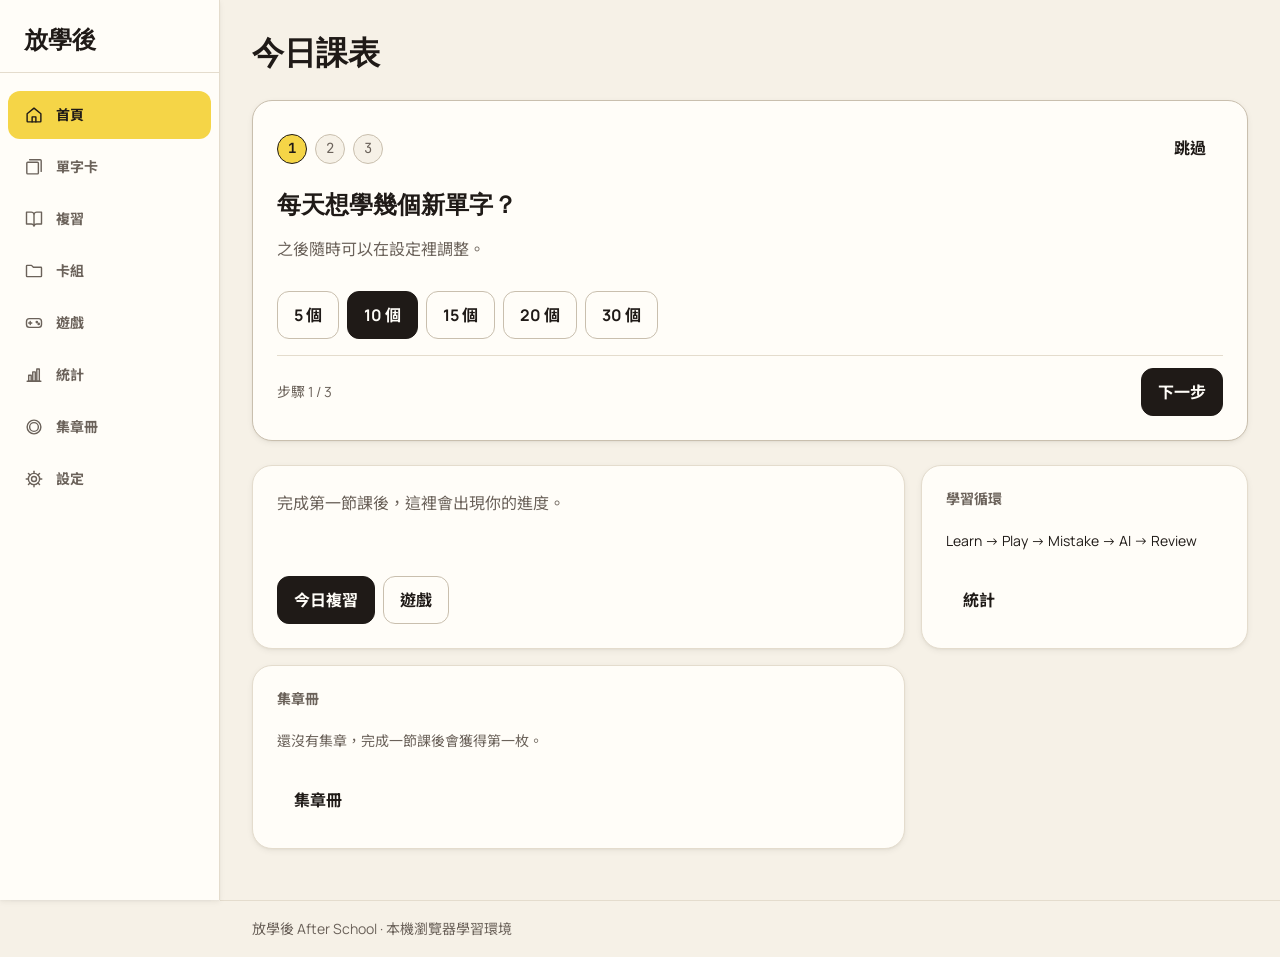
<file: index.html>
<!doctype html>
<html lang="zh-Hant" data-theme="light">
<head>
  <meta charset="utf-8">
  <meta name="viewport" content="width=device-width, initial-scale=1">
  <title>放學後 After School</title>
  <meta name="description" content="放學後，才是真正的英文課。瀏覽器端英語學習網站。">
  <link rel="preconnect" href="https://fonts.googleapis.com">
  <link rel="preconnect" href="https://fonts.gstatic.com" crossorigin>
  <link rel="stylesheet" href="https://fonts.googleapis.com/css2?family=Fraunces:opsz,wght@9..144,700&family=JetBrains+Mono:wght@400;700&family=LXGW+WenKai+TC:wght@400;700&family=Manrope:wght@400;700&family=Noto+Sans+TC:wght@400;700&family=Noto+Sans:wght@400;700&display=swap" media="print" onload="this.media='all'">
  <noscript><link rel="stylesheet" href="https://fonts.googleapis.com/css2?family=Fraunces:opsz,wght@9..144,700&family=JetBrains+Mono:wght@400;700&family=LXGW+WenKai+TC:wght@400;700&family=Manrope:wght@400;700&family=Noto+Sans+TC:wght@400;700&family=Noto+Sans:wght@400;700&display=swap"></noscript>
  <link rel="stylesheet" href="./css/tokens.css">
  <link rel="stylesheet" href="./css/base.css">
  <link rel="stylesheet" href="./css/components.css">
  <link rel="stylesheet" href="./css/pages/app-shell.css">
  <link rel="stylesheet" href="./css/pages/cards.css">
  <link rel="stylesheet" href="./css/pages/review.css">
</head>
<body>
  <header class="sr-only" id="app-header">
    <a class="skip-link" href="#main-content" id="skip-link">跳至主內容</a>
  </header>

  <!-- Offline indicator -->
  <div class="offline-indicator" role="status" aria-live="polite" id="offline-indicator"></div>

  <!-- Screen-reader live region -->
  <div id="announcer" aria-live="polite" aria-atomic="true"></div>

  <!-- App shell -->
  <div class="app-shell" id="app-shell">

    <!-- Navigation (hidden during games) -->
    <nav class="app-nav" id="app-nav" aria-label="主要導覽">
      <div class="nav-brand">
        <a class="nav-brand-name" id="nav-brand-name" href="#/">放學後</a>
      </div>
      <ul class="nav-items" id="nav-items" role="list"></ul>
    </nav>

    <!-- Game HUD (shown instead of nav during games) -->
    <div class="game-hud" id="game-hud" role="toolbar" aria-label="遊戲控制" aria-hidden="true">
      <button class="game-hud-exit" id="game-hud-exit" type="button"></button>
      <div class="game-hud-score" id="game-hud-score" aria-live="polite"></div>
    </div>

    <!-- Page content root (pages mount <main id="main-content"> here) -->
    <div class="app-content" id="app"></div>

  </div>

  <footer class="app-footer" id="app-footer"></footer>

  <!-- Core initial scripts only (non-core pages, games, AI & banks lazy-load via App.loadScripts) -->
  <script src="./data/english-2000-data.js"></script>
  <script src="./data/card-fixes.js"></script>

  <script src="./js/util/dom.js"></script>
  <script src="./js/util/date.js"></script>
  <script src="./js/util/random.js"></script>
  <script src="./js/util/text.js"></script>
  <script src="./js/util/format.js"></script>
  <script src="./js/util/loader.js"></script>

  <script src="./js/store/db.js"></script>
  <script src="./js/store/idb.js"></script>
  <script src="./js/store/settings.js"></script>
  <script src="./js/store/leitner.js"></script>
  <script src="./js/store/attempts.js"></script>
  <script src="./js/store/cards.js"></script>
  <script src="./js/store/decks.js"></script>

  <script src="./js/audio/tts.js"></script>

  <script src="./js/i18n/zh-TW.js"></script>
  <script src="./js/i18n/en.js"></script>
  <script src="./js/i18n/index.js"></script>

  <script src="./js/bus.js"></script>

  <script src="./js/ui/icons.js"></script>
  <script src="./js/ui/toast.js"></script>
  <script src="./js/ui/modal.js"></script>
  <script src="./js/ui/stamp.js"></script>
  <script src="./js/ui/flashcard.js"></script>
  <script src="./js/ui/onboarding.js"></script>

  <script src="./js/router.js"></script>
  <script src="./js/pages/dashboard.js"></script>

  <script src="./js/main.js"></script>
</body>
</html>
</file>
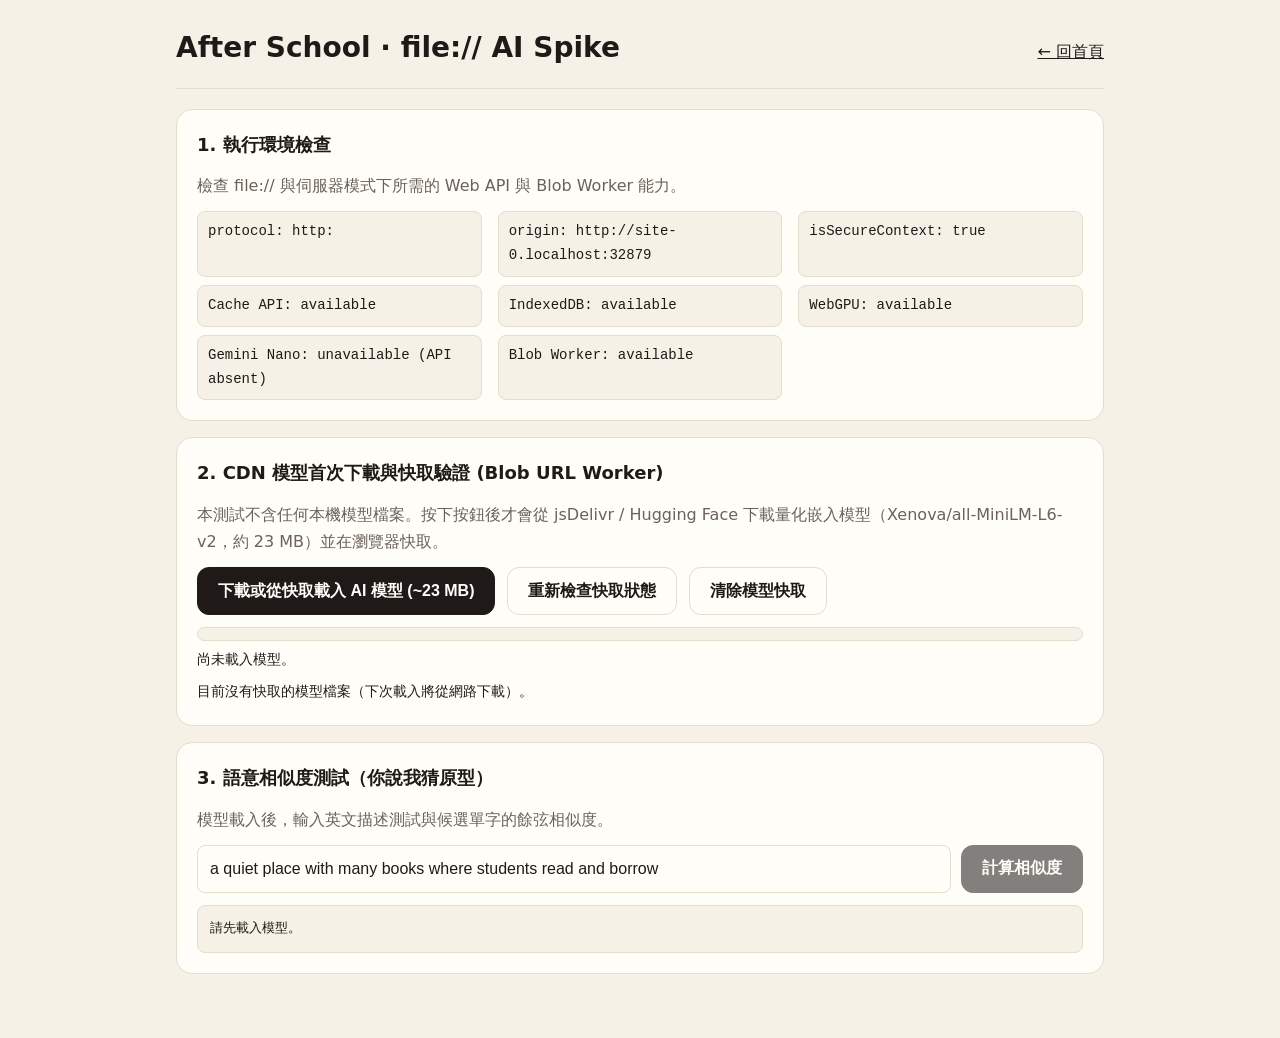
<file: tests/ai-spike.html>
<!doctype html>
<html lang="zh-Hant">
<head>
  <meta charset="utf-8">
  <meta name="viewport" content="width=device-width, initial-scale=1">
  <title>After School · file:// AI Spike</title>
  <style>
    :root {
      --bg: #F6F1E7;
      --surface: #FFFDF8;
      --ink: #1F1A17;
      --muted: #6B625A;
      --line: #E4DCCD;
      --highlight: #F5D547;
      --correct: #2F7A4B;
      --wrong: #C2412D;
    }

    *, *::before, *::after {
      box-sizing: border-box;
    }

    body {
      margin: 0;
      min-height: 100dvh;
      background: var(--bg);
      color: var(--ink);
      font-family: system-ui, "Noto Sans TC", "Microsoft JhengHei", "PingFang TC", sans-serif;
      font-size: 16px;
      line-height: 1.7;
    }

    .wrap {
      width: 100%;
      max-width: 960px;
      margin: 0 auto;
      padding: 24px 16px 48px;
    }

    header {
      display: flex;
      flex-wrap: wrap;
      align-items: baseline;
      justify-content: space-between;
      gap: 12px;
      border-bottom: 1px solid var(--line);
      padding-bottom: 16px;
      margin-bottom: 20px;
    }

    h1 {
      margin: 0;
      font-size: clamp(22px, 3vw, 28px);
    }

    h2 {
      margin: 0 0 12px;
      font-size: 18px;
    }

    a {
      color: var(--ink);
    }

    a:focus-visible, button:focus-visible, input:focus-visible {
      outline: 3px solid var(--highlight);
      outline-offset: 2px;
    }

    .panel {
      background: var(--surface);
      border: 1px solid var(--line);
      border-radius: 16px;
      padding: 20px;
      margin-bottom: 16px;
    }

    .muted {
      color: var(--muted);
      margin: 0 0 12px;
    }

    .kv {
      display: grid;
      grid-template-columns: repeat(auto-fit, minmax(210px, 1fr));
      gap: 8px 16px;
      font-family: ui-monospace, SFMono-Regular, Menlo, Consolas, monospace;
      font-size: 14px;
    }

    .kv-item {
      padding: 8px 10px;
      border: 1px solid var(--line);
      border-radius: 8px;
      background: var(--bg);
      overflow-wrap: anywhere;
    }

    .actions {
      display: flex;
      flex-wrap: wrap;
      gap: 12px;
      margin: 12px 0;
    }

    button {
      min-height: 48px;
      padding: 0 20px;
      border-radius: 12px;
      border: 1px solid var(--ink);
      background: var(--ink);
      color: var(--surface);
      font-size: 16px;
      font-weight: 600;
      cursor: pointer;
    }

    button.secondary {
      background: transparent;
      color: var(--ink);
      border-color: var(--line);
    }

    button:disabled {
      opacity: 0.55;
      cursor: not-allowed;
    }

    .progress-wrap {
      width: 100%;
      height: 14px;
      background: var(--bg);
      border: 1px solid var(--line);
      border-radius: 999px;
      overflow: hidden;
      margin: 12px 0 8px;
    }

    .progress-bar {
      height: 100%;
      width: 0%;
      background: var(--highlight);
      transition: width 150ms ease;
    }

    .mono {
      font-family: ui-monospace, SFMono-Regular, Menlo, Consolas, monospace;
      font-size: 14px;
      overflow-wrap: anywhere;
    }

    .row {
      display: flex;
      flex-wrap: wrap;
      gap: 10px;
      margin-bottom: 12px;
    }

    input[type="text"] {
      flex: 1 1 240px;
      min-height: 48px;
      padding: 8px 12px;
      border: 1px solid var(--line);
      border-radius: 8px;
      font-size: 16px;
      background: var(--surface);
      color: var(--ink);
    }

    .status-pass {
      color: var(--correct);
      font-weight: 700;
    }

    .status-fail {
      color: var(--wrong);
      font-weight: 700;
    }

    pre {
      margin: 0;
      padding: 12px;
      background: var(--bg);
      border: 1px solid var(--line);
      border-radius: 8px;
      white-space: pre-wrap;
      overflow-wrap: anywhere;
      font-family: ui-monospace, SFMono-Regular, Menlo, Consolas, monospace;
      font-size: 13px;
    }
  </style>
</head>
<body>
  <main class="wrap">
    <header>
      <h1>After School · file:// AI Spike</h1>
      <a href="../index.html">← 回首頁</a>
    </header>

    <section class="panel">
      <h2>1. 執行環境檢查</h2>
      <p class="muted">檢查 file:// 與伺服器模式下所需的 Web API 與 Blob Worker 能力。</p>
      <div id="env-grid" class="kv"></div>
    </section>

    <section class="panel">
      <h2>2. CDN 模型首次下載與快取驗證 (Blob URL Worker)</h2>
      <p class="muted">本測試不含任何本機模型檔案。按下按鈕後才會從 jsDelivr / Hugging Face 下載量化嵌入模型（Xenova/all-MiniLM-L6-v2，約 23 MB）並在瀏覽器快取。</p>
      <div class="actions">
        <button id="btn-load" type="button">下載或從快取載入 AI 模型 (~23 MB)</button>
        <button id="btn-refresh-cache" type="button" class="secondary">重新檢查快取狀態</button>
        <button id="btn-clear-cache" type="button" class="secondary">清除模型快取</button>
      </div>
      <div class="progress-wrap" aria-label="模型下載進度">
        <div id="progress-bar" class="progress-bar"></div>
      </div>
      <div id="progress-text" class="mono">尚未載入模型。</div>
      <div id="cache-status" class="mono" style="margin-top: 8px;"></div>
    </section>

    <section class="panel">
      <h2>3. 語意相似度測試（你說我猜原型）</h2>
      <p class="muted">模型載入後，輸入英文描述測試與候選單字的餘弦相似度。</p>
      <div class="row">
        <input id="query-input" type="text" value="a quiet place with many books where students read and borrow" aria-label="英文描述">
        <button id="btn-infer" type="button" disabled>計算相似度</button>
      </div>
      <pre id="infer-output">請先載入模型。</pre>
    </section>
  </main>

  <script src="../js/ai/spike.js"></script>
</body>
</html>
</file>
<file: css/tokens.css>
:root {
  /* Palette — Afternoon (light, default) */
  --bg: #F6F1E7;
  --surface: #FFFDF8;
  --ink: #1F1A17;
  --muted: #6B625A;
  --line: #E4DCCD;
  --line-strong: #C9BFAE;
  --highlight: #F5D547;
  --correct: #2F7A4B;
  --wrong: #C2412D;

  /* Contrast-safe foreground pairings */
  --on-ink: #FFFDF8;
  --on-highlight: #1F1A17;
  --on-wrong: #FFFDF8;
  --on-tab: #1F1A17;
  --paper-rule: rgba(107, 98, 90, 0.16);
  --backdrop: rgba(31, 26, 23, 0.45);

  /* Skill index tabs (small labels only, never large fills) */
  --tab-vocab: #C9A227;
  --tab-grammar: #7C9A7E;
  --tab-dialogue: #C46A4A;

  /* Typography */
  --font-display: "Fraunces", Georgia, serif;
  --font-sans: "Manrope", "Noto Sans TC", system-ui, "Microsoft JhengHei", "PingFang TC", sans-serif;
  --font-zh-card: "LXGW WenKai TC", "Noto Sans TC", "Microsoft JhengHei", "PingFang TC", sans-serif;
  --font-mono: "JetBrains Mono", ui-monospace, SFMono-Regular, Menlo, Consolas, monospace;
  --font-ipa: "Noto Sans", system-ui, sans-serif;

  /* Type scale */
  --text-display: clamp(40px, 5vw, 56px);
  --text-h1: clamp(24px, 3vw, 32px);
  --text-h2: clamp(20px, 2.4vw, 24px);
  --text-body: 16px;
  --text-small: 14px;

  /* Spacing scale (multiples of 4) */
  --space-1: 4px;
  --space-2: 8px;
  --space-3: 12px;
  --space-4: 16px;
  --space-6: 24px;
  --space-8: 32px;
  --space-12: 48px;
  --space-16: 64px;

  /* Radii (concentric: outer 20px - 8px padding = 12px inner) */
  --radius-sm: 8px;
  --radius-md: 12px;
  --radius-lg: 20px;
  --radius-pill: 999px;

  /* Shadows (one top light source; replaced by 1px border in dark mode) */
  --shadow-1: 0 2px 6px rgba(31, 26, 23, 0.06), 0 1px 2px rgba(31, 26, 23, 0.04);
  --shadow-2: 0 8px 20px rgba(31, 26, 23, 0.08), 0 2px 6px rgba(31, 26, 23, 0.05);
  --shadow-3: 0 16px 36px rgba(31, 26, 23, 0.14), 0 4px 12px rgba(31, 26, 23, 0.06);

  /* Motion */
  --dur-fast: 150ms;
  --dur-med: 250ms;
  --dur-slow: 400ms;
  --ease-out: cubic-bezier(0.2, 0.8, 0.2, 1);

  /* Layers (none above 100) */
  --z-base: 1;
  --z-nav: 20;
  --z-sticky: 30;
  --z-modal: 60;
  --z-toast: 80;

  color-scheme: light;
}

:root[data-theme="dark"] {
  --bg: #1B1916;
  --surface: #25221E;
  --ink: #EDE6D9;
  --muted: #A39A8E;
  --line: #3A352F;
  --line-strong: #524B42;
  --highlight: #F5D547;
  --correct: #6CC08A;
  --wrong: #F07A64;

  --on-ink: #25221E;
  --on-highlight: #1F1A17;
  --on-wrong: #1B1916;
  --on-tab: #1F1A17;
  --paper-rule: rgba(163, 154, 142, 0.16);
  --backdrop: rgba(12, 10, 9, 0.72);

  --shadow-1: 0 0 0 1px var(--line-strong);
  --shadow-2: 0 0 0 1px var(--line-strong);
  --shadow-3: 0 0 0 1px var(--line-strong);

  color-scheme: dark;
}

@media (prefers-color-scheme: dark) {
  :root:not([data-theme="light"]) {
    --bg: #1B1916;
    --surface: #25221E;
    --ink: #EDE6D9;
    --muted: #A39A8E;
    --line: #3A352F;
    --line-strong: #524B42;
    --highlight: #F5D547;
    --correct: #6CC08A;
    --wrong: #F07A64;

    --on-ink: #25221E;
    --on-highlight: #1F1A17;
    --on-wrong: #1B1916;
    --on-tab: #1F1A17;
    --paper-rule: rgba(163, 154, 142, 0.16);
    --backdrop: rgba(12, 10, 9, 0.72);

    --shadow-1: 0 0 0 1px var(--line-strong);
    --shadow-2: 0 0 0 1px var(--line-strong);
    --shadow-3: 0 0 0 1px var(--line-strong);

    color-scheme: dark;
  }
}
</file>
<file: css/base.css>
*, *::before, *::after {
  box-sizing: border-box;
}

html {
  -webkit-text-size-adjust: 100%;
}

body {
  margin: 0;
  min-height: 100dvh;
  background-color: var(--bg);
  color: var(--ink);
  font-family: var(--font-sans);
  font-size: var(--text-body);
  font-weight: 400;
  font-style: normal;
  line-height: 1.7;
  overflow-wrap: anywhere;
}

h1, h2, h3, h4 {
  margin: 0 0 var(--space-2);
  font-weight: 700;
  font-style: normal;
  line-height: 1.3;
  text-wrap: balance;
}

h1 {
  font-family: var(--font-display);
  font-size: var(--text-h1);
}

h2 {
  font-size: var(--text-h2);
}

p {
  margin: 0 0 var(--space-3);
  text-wrap: pretty;
}

a {
  color: var(--ink);
}

img, svg {
  display: block;
  max-width: 100%;
}

button, input, select, textarea {
  font-family: inherit;
  font-size: var(--text-body);
  font-style: normal;
}

:focus-visible {
  outline: 3px solid var(--highlight);
  outline-offset: 2px;
}

.app-container {
  width: 100%;
  max-width: 1200px;
  margin: 0 auto;
  padding: var(--space-4) var(--space-4) var(--space-12);
}

@media (min-width: 640px) {
  .app-container {
    padding: var(--space-6) var(--space-6) var(--space-16);
  }
}

.sr-only {
  position: absolute;
  width: 1px;
  height: 1px;
  padding: 0;
  margin: -1px;
  overflow: hidden;
  clip: rect(0, 0, 0, 0);
  white-space: nowrap;
  border: 0;
}

.mono {
  font-family: var(--font-mono);
  font-variant-numeric: tabular-nums;
}

.text-muted {
  color: var(--muted);
}

.text-small {
  font-size: var(--text-small);
}

.icon {
  width: 20px;
  height: 20px;
  flex: 0 0 20px;
}

.icon-sm {
  width: 16px;
  height: 16px;
  flex: 0 0 16px;
}

@media (prefers-reduced-motion: reduce) {
  *, *::before, *::after {
    animation-duration: 0.01ms !important;
    animation-iteration-count: 1 !important;
    transition-duration: 0.01ms !important;
    scroll-behavior: auto !important;
  }
}
</file>
<file: css/components.css>
/* Buttons */
.btn {
  position: relative;
  display: inline-flex;
  align-items: center;
  justify-content: center;
  gap: var(--space-2);
  min-height: 48px;
  padding: 0 var(--space-4);
  border-radius: var(--radius-md);
  border: 1px solid transparent;
  font-size: var(--text-body);
  font-weight: 700;
  line-height: 1.2;
  text-decoration: none;
  cursor: pointer;
  user-select: none;
  transition: background-color var(--dur-fast) var(--ease-out),
              border-color var(--dur-fast) var(--ease-out),
              color var(--dur-fast) var(--ease-out),
              transform var(--dur-fast) var(--ease-out);
}

.btn:active:not(:disabled),
.btn.is-active:not(:disabled) {
  transform: translateY(1px);
}

.btn:disabled {
  opacity: 0.45;
  cursor: not-allowed;
}

.btn-primary {
  background-color: var(--ink);
  color: var(--on-ink);
  border-color: var(--ink);
}

.btn-primary:hover:not(:disabled),
.btn-primary.is-hover:not(:disabled) {
  opacity: 0.88;
}

.btn-secondary {
  background-color: var(--surface);
  color: var(--ink);
  border-color: var(--line-strong);
}

.btn-secondary:hover:not(:disabled),
.btn-secondary.is-hover:not(:disabled) {
  background-color: var(--bg);
  border-color: var(--ink);
}

.btn-ghost {
  background-color: transparent;
  color: var(--ink);
  border-color: transparent;
}

.btn-ghost:hover:not(:disabled),
.btn-ghost.is-hover:not(:disabled) {
  background-color: var(--line);
}

.btn-danger {
  background-color: var(--wrong);
  color: var(--on-wrong);
  border-color: var(--wrong);
}

.btn-danger:hover:not(:disabled),
.btn-danger.is-hover:not(:disabled) {
  opacity: 0.9;
}

.btn-icon {
  min-width: 48px;
  padding: 0 var(--space-3);
}

.btn.is-focus-preview {
  outline: 3px solid var(--highlight);
  outline-offset: 2px;
}

.btn.is-loading {
  cursor: wait;
}

.btn.is-loading .btn-label {
  visibility: hidden;
}

.btn-spinner {
  position: absolute;
  width: 18px;
  height: 18px;
  border: 2px solid currentColor;
  border-right-color: transparent;
  border-radius: var(--radius-pill);
  animation: spin 700ms linear infinite;
}

@keyframes spin {
  to { transform: rotate(360deg); }
}

/* Skill index tabs */
.skill-tabs {
  display: inline-flex;
  flex-wrap: wrap;
  gap: var(--space-1);
}

.skill-tab {
  display: inline-flex;
  align-items: center;
  padding: 2px 10px;
  border-radius: 6px 6px 2px 2px;
  font-size: var(--text-small);
  font-weight: 700;
  line-height: 1.5;
  color: var(--on-tab);
  border: 1px solid var(--line-strong);
}

.skill-tab--vocab { background-color: var(--tab-vocab); }
.skill-tab--grammar { background-color: var(--tab-grammar); }
.skill-tab--dialogue { background-color: var(--tab-dialogue); }

/* Paper surface & Flashcard */
.surface-card {
  background-color: var(--surface);
  border: 1px solid var(--line);
  border-radius: var(--radius-lg);
  padding: var(--space-6);
}

.flashcard-scene {
  perspective: 1100px;
  width: 100%;
  max-width: 520px;
}

.flashcard {
  position: relative;
  width: 100%;
  min-height: 320px;
  transform-style: preserve-3d;
  transition: transform var(--dur-slow) var(--ease-out);
  cursor: pointer;
}

.flashcard.is-flipped {
  transform: rotateY(180deg);
}

.flashcard-face {
  position: absolute;
  inset: 0;
  backface-visibility: hidden;
  -webkit-backface-visibility: hidden;
  background-color: var(--surface);
  border: 1px solid var(--line);
  border-radius: var(--radius-lg);
  box-shadow: var(--shadow-2);
  padding: var(--space-6) var(--space-6) var(--space-4);
  display: flex;
  flex-direction: column;
  justify-content: space-between;
  overflow: hidden;
  background-image: url("data:image/svg+xml,%3Csvg xmlns='http://www.w3.org/2000/svg' width='120' height='32'%3E%3Cline x1='0' y1='31' x2='120' y2='31' stroke='%236B625A' stroke-opacity='0.14' stroke-width='1'/%3E%3C/svg%3E");
  background-repeat: repeat;
}

:root[data-theme="dark"] .flashcard-face {
  background-image: url("data:image/svg+xml,%3Csvg xmlns='http://www.w3.org/2000/svg' width='120' height='32'%3E%3Cline x1='0' y1='31' x2='120' y2='31' stroke='%23A39A8E' stroke-opacity='0.2' stroke-width='1'/%3E%3C/svg%3E");
}

.flashcard-face::after {
  content: "";
  position: absolute;
  inset: 0;
  pointer-events: none;
  opacity: 0.04;
  background-image: url("data:image/svg+xml,%3Csvg xmlns='http://www.w3.org/2000/svg' width='140' height='140'%3E%3Cfilter id='g'%3E%3CfeTurbulence type='fractalNoise' baseFrequency='0.85' numOctaves='2' stitchTiles='stitch'/%3E%3C/filter%3E%3Crect width='140' height='140' filter='url(%23g)'/%3E%3C/svg%3E");
}

.flashcard-face--back {
  transform: rotateY(180deg);
}

.flashcard-ring-hole {
  position: absolute;
  top: var(--space-4);
  left: var(--space-4);
  width: 18px;
  height: 18px;
  border-radius: var(--radius-pill);
  background-color: var(--bg);
  border: 2px solid var(--line-strong);
}

.flashcard-head {
  display: flex;
  align-items: center;
  justify-content: flex-end;
  gap: var(--space-2);
  min-height: 28px;
  padding-left: var(--space-6);
}

.flashcard-center {
  display: flex;
  flex-direction: column;
  align-items: center;
  justify-content: center;
  text-align: center;
  gap: var(--space-2);
  padding: var(--space-3) 0;
}

.flashcard-word {
  font-family: var(--font-display);
  font-size: var(--text-display);
  font-weight: 700;
  line-height: 1.15;
  margin: 0;
  max-width: 100%;
  overflow-wrap: anywhere;
}

.flashcard-ipa {
  font-family: var(--font-ipa);
  font-size: var(--text-body);
  color: var(--muted);
}

.flashcard-zh {
  font-family: var(--font-zh-card);
  font-size: clamp(24px, 3vw, 30px);
  font-weight: 700;
  line-height: 1.5;
}

.flashcard-pos {
  display: inline-block;
  padding: 2px 10px;
  border-radius: var(--radius-pill);
  border: 1px solid var(--line-strong);
  font-size: var(--text-small);
  font-family: var(--font-mono);
  color: var(--muted);
}

.flashcard-example {
  font-size: var(--text-small);
  color: var(--ink);
  max-width: 44ch;
}

.flashcard-example-zh {
  font-size: var(--text-small);
  color: var(--muted);
}

.flashcard-tip {
  font-size: var(--text-small);
  padding: var(--space-2) var(--space-3);
  border-radius: var(--radius-sm);
  background-color: var(--bg);
  border: 1px solid var(--line);
}

.flashcard-foot {
  display: flex;
  align-items: center;
  justify-content: space-between;
  gap: var(--space-2);
  border-top: 1px solid var(--line);
  padding-top: var(--space-2);
}

.flashcard-audio {
  display: inline-flex;
  gap: var(--space-2);
}

/* Answer tiles & grading marks */
.answer-tile {
  position: relative;
  display: flex;
  align-items: center;
  justify-content: space-between;
  gap: var(--space-3);
  width: 100%;
  min-height: 52px;
  padding: var(--space-3) var(--space-4);
  border-radius: var(--radius-md);
  border: 1px solid var(--line-strong);
  background-color: var(--surface);
  color: var(--ink);
  font-size: var(--text-body);
  font-weight: 700;
  text-align: left;
  cursor: pointer;
  transition: background-color var(--dur-fast) var(--ease-out),
              border-color var(--dur-fast) var(--ease-out);
}

.answer-tile:hover:not(:disabled) {
  border-color: var(--ink);
}

.answer-tile.is-selected {
  background-color: var(--highlight);
  color: var(--on-highlight);
  border-color: var(--ink);
}

.answer-tile.is-correct {
  border-color: var(--correct);
}

.answer-tile.is-wrong {
  border-color: var(--wrong);
}

.answer-tile:disabled {
  opacity: 0.6;
  cursor: not-allowed;
}

.grade-mark {
  display: inline-flex;
  align-items: center;
  justify-content: center;
  width: 28px;
  height: 28px;
  flex: 0 0 28px;
}

.grade-circle-svg {
  width: 28px;
  height: 28px;
  color: var(--correct);
}

.grade-circle-path {
  fill: none;
  stroke: currentColor;
  stroke-width: 2.8;
  stroke-linecap: round;
  stroke-dasharray: 82;
  stroke-dashoffset: 82;
  animation: draw-circle 350ms var(--ease-out) forwards;
}

@keyframes draw-circle {
  to { stroke-dashoffset: 0; }
}

.grade-cross {
  color: var(--wrong);
  font-weight: 700;
  font-size: 20px;
  line-height: 1;
}

/* Form inputs */
.field {
  display: flex;
  flex-direction: column;
  gap: var(--space-1);
}

.field-label {
  font-size: var(--text-small);
  font-weight: 700;
}

.input {
  width: 100%;
  min-height: 48px;
  padding: var(--space-2) var(--space-3);
  border-radius: var(--radius-sm);
  border: 1px solid var(--line-strong);
  background-color: var(--surface);
  color: var(--ink);
  font-size: var(--text-body);
}

.input:disabled {
  background-color: var(--bg);
  color: var(--muted);
  cursor: not-allowed;
}

.input.is-error {
  border-color: var(--wrong);
}

.field-msg {
  min-height: 24px;
  font-size: var(--text-small);
  color: var(--muted);
}

.field-msg.is-error {
  color: var(--wrong);
}

.field-msg.is-valid {
  color: var(--correct);
}

/* Chips, switches, tabs, progress, skeleton */
.chip {
  display: inline-flex;
  align-items: center;
  gap: var(--space-1);
  min-height: 36px;
  padding: 0 var(--space-3);
  border-radius: var(--radius-pill);
  border: 1px solid var(--line-strong);
  background-color: var(--surface);
  color: var(--ink);
  font-size: var(--text-small);
  font-weight: 700;
  cursor: pointer;
}

.chip.is-selected {
  background-color: var(--highlight);
  color: var(--on-highlight);
  border-color: var(--ink);
}

.chip:disabled {
  opacity: 0.45;
  cursor: not-allowed;
}

.switch-row {
  display: inline-flex;
  align-items: center;
  gap: var(--space-3);
  min-height: 48px;
  cursor: pointer;
}

.switch-input {
  position: absolute;
  opacity: 0;
  width: 1px;
  height: 1px;
}

.switch-track {
  position: relative;
  width: 48px;
  height: 28px;
  border-radius: var(--radius-pill);
  background-color: var(--line-strong);
  border: 1px solid var(--line-strong);
  transition: background-color var(--dur-fast) var(--ease-out);
  flex: 0 0 48px;
}

.switch-thumb {
  position: absolute;
  top: 2px;
  left: 2px;
  width: 22px;
  height: 22px;
  border-radius: var(--radius-pill);
  background-color: var(--surface);
  transition: transform var(--dur-fast) var(--ease-out);
}

.switch-input:checked + .switch-track {
  background-color: var(--correct);
  border-color: var(--correct);
}

.switch-input:checked + .switch-track .switch-thumb {
  transform: translateX(20px);
}

.switch-input:focus-visible + .switch-track {
  outline: 3px solid var(--highlight);
  outline-offset: 2px;
}

.switch-input:disabled + .switch-track {
  opacity: 0.45;
}

.tabs {
  display: flex;
  flex-wrap: wrap;
  gap: var(--space-2);
  border-bottom: 1px solid var(--line);
}

.tab-btn {
  min-height: 44px;
  padding: var(--space-2) var(--space-4);
  border: 0;
  border-bottom: 3px solid transparent;
  background: transparent;
  color: var(--muted);
  font-weight: 700;
  cursor: pointer;
}

.tab-btn[aria-selected="true"] {
  color: var(--ink);
  border-bottom-color: var(--ink);
  background-color: var(--highlight);
  color: var(--on-highlight);
  border-radius: var(--radius-sm) var(--radius-sm) 0 0;
}

.progress {
  width: 100%;
  height: 12px;
  border-radius: var(--radius-pill);
  background-color: var(--line);
  overflow: hidden;
}

.progress-fill {
  height: 100%;
  background-color: var(--ink);
  transition: width var(--dur-med) var(--ease-out);
}

.skeleton {
  background-color: var(--line);
  border-radius: var(--radius-sm);
  animation: pulse-opacity 1.4s ease-in-out infinite;
}

.skeleton-line {
  height: 18px;
  margin-bottom: var(--space-2);
}

.skeleton-card {
  height: 160px;
  border-radius: var(--radius-lg);
}

@keyframes pulse-opacity {
  0%, 100% { opacity: 0.45; }
  50% { opacity: 0.85; }
}

/* Stamp */
.stamp {
  display: inline-flex;
  flex-direction: column;
  align-items: center;
  justify-content: center;
  width: 112px;
  height: 112px;
  border-radius: var(--radius-pill);
  border: 3px solid var(--wrong);
  color: var(--wrong);
  font-family: var(--font-display);
  font-weight: 700;
  text-align: center;
  padding: var(--space-2);
  transform: rotate(-8deg);
  box-shadow: inset 0 0 0 2px var(--wrong);
  user-select: none;
}

.stamp.is-animate {
  animation: stamp-press 320ms var(--ease-out);
}

@keyframes stamp-press {
  0% { opacity: 0; transform: scale(1.3) rotate(-8deg); }
  100% { opacity: 1; transform: scale(1) rotate(-8deg); }
}

.stamp-sub {
  font-family: var(--font-mono);
  font-size: var(--text-small);
  letter-spacing: 0.04em;
}

/* AI Panel */
.ai-panel {
  background-color: var(--surface);
  border: 1px solid var(--line);
  border-radius: var(--radius-lg);
  padding: var(--space-4);
  display: flex;
  flex-direction: column;
  gap: var(--space-3);
}

.ai-panel-head {
  display: flex;
  flex-wrap: wrap;
  align-items: center;
  justify-content: space-between;
  gap: var(--space-2);
}

.ai-source-badge {
  display: inline-flex;
  align-items: center;
  padding: 2px 10px;
  border-radius: var(--radius-pill);
  border: 1px solid var(--line-strong);
  font-family: var(--font-mono);
  font-size: var(--text-small);
  color: var(--muted);
}

.ai-panel-body {
  margin: 0;
  min-height: 48px;
  white-space: pre-wrap;
}

.ai-disclaimer {
  margin: 0;
  font-size: var(--text-small);
  color: var(--muted);
  border-top: 1px solid var(--line);
  padding-top: var(--space-2);
}

/* In-game keyboard */
.game-keyboard {
  display: flex;
  flex-direction: column;
  gap: var(--space-2);
  width: 100%;
  max-width: 560px;
}

.kb-row {
  display: flex;
  justify-content: center;
  gap: var(--space-1);
}

.kb-key {
  position: relative;
  flex: 1 1 0;
  min-width: 26px;
  max-width: 48px;
  min-height: 44px;
  padding: 0 var(--space-1);
  border-radius: var(--radius-sm);
  border: 1px solid var(--line-strong);
  background-color: var(--surface);
  color: var(--ink);
  font-family: var(--font-mono);
  font-size: var(--text-body);
  font-weight: 700;
  text-transform: uppercase;
  cursor: pointer;
}

.kb-key--wide {
  flex: 1.7 1 0;
  max-width: 88px;
  font-size: var(--text-small);
}

.kb-key.is-rotten {
  background-color: var(--bg);
  color: var(--wrong);
  border-color: var(--wrong);
  text-decoration: line-through;
  cursor: not-allowed;
}

/* Screen 4-state helper */
.state-box {
  background-color: var(--surface);
  border: 1px solid var(--line);
  border-radius: var(--radius-lg);
  padding: var(--space-6);
  display: flex;
  flex-direction: column;
  align-items: flex-start;
  gap: var(--space-3);
}

/* Toast stack */
.toast-stack {
  position: fixed;
  left: var(--space-4);
  right: var(--space-4);
  bottom: calc(var(--space-4) + env(safe-area-inset-bottom));
  z-index: var(--z-toast);
  display: flex;
  flex-direction: column;
  gap: var(--space-2);
  pointer-events: none;
}

@media (min-width: 640px) {
  .toast-stack {
    left: auto;
    right: var(--space-6);
    bottom: var(--space-6);
    width: 360px;
  }
}

.toast {
  pointer-events: auto;
  display: flex;
  align-items: center;
  justify-content: space-between;
  gap: var(--space-3);
  padding: var(--space-3) var(--space-4);
  border-radius: var(--radius-md);
  background-color: var(--ink);
  color: var(--on-ink);
  box-shadow: var(--shadow-2);
  font-size: var(--text-small);
  font-weight: 700;
}

.toast-action {
  min-height: 36px;
  padding: 0 var(--space-3);
  border-radius: var(--radius-sm);
  border: 1px solid var(--highlight);
  background-color: var(--highlight);
  color: var(--on-highlight);
  font-size: var(--text-small);
  font-weight: 700;
  cursor: pointer;
}

/* Modal */
.modal-backdrop {
  position: fixed;
  inset: 0;
  z-index: var(--z-modal);
  background-color: var(--backdrop);
  display: flex;
  align-items: center;
  justify-content: center;
  padding: var(--space-4);
}

.modal-backdrop[hidden] {
  display: none;
}

.modal-dialog {
  width: 100%;
  max-width: 480px;
  max-height: calc(100dvh - 32px);
  overflow-y: auto;
  background-color: var(--surface);
  color: var(--ink);
  border: 1px solid var(--line-strong);
  border-radius: var(--radius-lg);
  box-shadow: var(--shadow-3);
  padding: var(--space-6);
}

.modal-head {
  display: flex;
  align-items: center;
  justify-content: space-between;
  gap: var(--space-3);
  margin-bottom: var(--space-3);
}

.modal-foot {
  display: flex;
  flex-wrap: wrap;
  justify-content: flex-end;
  gap: var(--space-2);
  margin-top: var(--space-4);
}
</file>
<file: css/pages/app-shell.css>
/* ============================================================
   App shell layout: nav (bottom bar / left sidebar) + main content
   ============================================================ */

/* ── Skip link (keyboard accessibility) ───────────────────── */
.skip-link:focus {
  position: fixed;
  top: var(--space-2);
  left: var(--space-2);
  width: auto;
  height: auto;
  padding: var(--space-2) var(--space-4);
  clip: auto;
  overflow: visible;
  z-index: var(--z-toast);
  background: var(--ink);
  color: var(--on-ink);
  border-radius: var(--radius-md);
  font: 700 var(--text-small) var(--font-sans);
  text-decoration: none;
}

/* ── Layout container ─────────────────────────────────────── */
.app-shell {
  display: flex;
  flex-direction: column;
  min-height: 100dvh;
}

/* Content area fills remaining space above/beside the nav */
.app-content {
  flex: 1 1 auto;
  padding-bottom: calc(64px + env(safe-area-inset-bottom, 0px));
  overflow-x: hidden;
}

/* ── Offline indicator ────────────────────────────────────── */
.offline-indicator {
  display: none;
  position: fixed;
  top: 0;
  left: 0;
  right: 0;
  z-index: var(--z-toast);
  padding: var(--space-2) var(--space-4);
  background: var(--ink);
  color: var(--on-ink);
  font: 700 var(--text-small) var(--font-sans);
  text-align: center;
  pointer-events: none;
}

body.is-offline .offline-indicator {
  display: block;
}

/* ── Bottom tab bar (phone < 640px and tablet 640–1023px) ─── */
.app-nav {
  position: fixed;
  bottom: 0;
  left: 0;
  right: 0;
  z-index: var(--z-nav);
  background: var(--surface);
  border-top: 1px solid var(--line);
  display: flex;
  height: calc(56px + env(safe-area-inset-bottom, 0px));
  padding-bottom: env(safe-area-inset-bottom, 0px);
  box-shadow: var(--shadow-1);
}

.nav-items {
  display: flex;
  flex: 1;
  list-style: none;
  margin: 0;
  padding: 0;
}

.nav-item {
  flex: 1;
  min-width: 0;
}

.nav-item--desktop {
  display: none;
}

.nav-link {
  display: flex;
  flex-direction: column;
  align-items: center;
  justify-content: center;
  gap: 2px;
  width: 100%;
  height: 56px;
  padding: 0 var(--space-1);
  color: var(--muted);
  text-decoration: none;
  font: 700 var(--text-small) var(--font-sans);
  line-height: 1.1;
  white-space: nowrap;
  transition: color var(--dur-fast) var(--ease-out);
  -webkit-tap-highlight-color: transparent;
}

.nav-link .nav-icon {
  width: 20px;
  height: 20px;
  flex-shrink: 0;
}

.nav-link.is-active {
  color: var(--ink);
}

.nav-link.is-active .nav-icon {
  background: var(--highlight);
  color: var(--on-highlight);
  border-radius: var(--radius-pill);
  padding: 2px;
}

.nav-link:focus-visible {
  outline: 3px solid var(--highlight);
  outline-offset: -3px;
  border-radius: var(--radius-sm);
}

/* Keep toasts above bottom bar on phone & tablet */
@media (max-width: 1023px) {
  body:not(.is-in-game) .toast-stack {
    bottom: calc(68px + env(safe-area-inset-bottom, 0px));
  }
}

/* ── Game HUD bar (shown instead of nav during games) ─────── */
.game-hud {
  display: none;
  position: fixed;
  top: 0;
  left: 0;
  right: 0;
  z-index: var(--z-nav);
  height: 52px;
  background: var(--surface);
  border-bottom: 1px solid var(--line);
  align-items: center;
  padding: 0 var(--space-4);
  gap: var(--space-4);
}

body.is-in-game .app-nav {
  display: none;
}

body.is-in-game .game-hud {
  display: flex;
}

body.is-in-game .app-content {
  margin-left: 0;
  padding-top: 52px;
  padding-bottom: 0;
}

.game-hud-exit {
  appearance: none;
  background: none;
  border: 1px solid transparent;
  cursor: pointer;
  color: var(--ink);
  display: inline-flex;
  align-items: center;
  gap: var(--space-2);
  font: 700 var(--text-small) var(--font-sans);
  padding: var(--space-2) var(--space-3);
  border-radius: var(--radius-sm);
  min-height: 44px;
}

.game-hud-exit:hover {
  color: var(--wrong);
  border-color: var(--line);
}

.game-hud-score {
  margin-left: auto;
  font: 700 var(--text-small) var(--font-mono);
  color: var(--ink);
}

/* Mobile: hide brand, desktop: show it */
.nav-brand { display: none; }

/* ── Desktop sidebar (≥ 1024px) ───────────────────────────── */
@media (min-width: 1024px) {
  .app-shell {
    flex-direction: row;
  }

  .app-nav {
    position: fixed;
    top: 0;
    left: 0;
    bottom: 0;
    right: auto;
    width: 220px;
    height: 100dvh;
    flex-direction: column;
    border-top: none;
    border-right: 1px solid var(--line);
    box-shadow: var(--shadow-1);
    padding-bottom: 0;
  }

  .app-content {
    margin-left: 220px;
    padding-bottom: 0;
  }

  .nav-brand {
    display: flex;
    align-items: center;
    gap: var(--space-3);
    padding: var(--space-6) var(--space-6) var(--space-4);
    border-bottom: 1px solid var(--line);
    flex-shrink: 0;
  }

  .nav-brand-name {
    font: 700 var(--text-h2) var(--font-display);
    color: var(--ink);
    text-decoration: none;
  }

  .nav-items {
    flex-direction: column;
    padding-top: var(--space-4);
    overflow-y: auto;
  }

  .nav-item {
    flex: 0 0 auto;
  }

  .nav-item--desktop {
    display: block;
  }

  .nav-link {
    flex-direction: row;
    justify-content: flex-start;
    gap: var(--space-3);
    height: 48px;
    padding: 0 var(--space-4);
    font-size: var(--text-small);
    border-radius: var(--radius-md);
    margin: 2px var(--space-2);
    width: calc(100% - var(--space-4));
  }

  .nav-link.is-active {
    background: var(--highlight);
    color: var(--on-highlight);
  }

  .nav-link.is-active .nav-icon {
    background: none;
    border-radius: 0;
    padding: 0;
  }
}

/* ── Page inner layout ────────────────────────────────────── */
.page-container {
  max-width: 1200px;
  margin: 0 auto;
  padding: var(--space-6) var(--space-4);
}

@media (min-width: 640px) {
  .page-container { padding: var(--space-8) var(--space-6); }
}

@media (min-width: 1024px) {
  .page-container { padding: var(--space-8) var(--space-8); }
}

.page-header {
  display: flex;
  align-items: center;
  gap: var(--space-4);
  margin-bottom: var(--space-6);
  flex-wrap: wrap;
}

.page-title {
  font: 700 var(--text-h1) var(--font-display);
  color: var(--ink);
  text-wrap: balance;
  margin: 0;
}

/* ── Bento layout (Dashboard) ─────────────────────────────── */
.bento-grid {
  display: grid;
  gap: var(--space-4);
  grid-template-columns: 1fr;
}

@media (min-width: 640px) {
  .bento-grid { grid-template-columns: 1fr 1fr; }
}

@media (min-width: 1024px) {
  .bento-grid { grid-template-columns: 2fr 1fr; }
}

.bento-block {
  background: var(--surface);
  border: 1px solid var(--line);
  border-radius: var(--radius-lg);
  padding: var(--space-6);
  box-shadow: var(--shadow-1);
  overflow: hidden;
  display: flex;
  flex-direction: column;
  gap: var(--space-3);
}

.bento-block--large {
  grid-column: 1 / -1;
}

@media (min-width: 1024px) {
  .bento-block--large { grid-column: 1 / 2; }
}

/* ── Notebook TOC style (games hub) ───────────────────────── */
.toc-list {
  list-style: none;
  margin: 0;
  padding: 0;
  display: flex;
  flex-direction: column;
  gap: 1px;
  border: 1px solid var(--line);
  border-radius: var(--radius-lg);
  overflow: hidden;
  background: var(--line);
}

.toc-item {
  background: var(--surface);
  display: flex;
  align-items: center;
  gap: var(--space-4);
  padding: var(--space-4) var(--space-6);
  text-decoration: none;
  color: var(--ink);
  transition: background var(--dur-fast) var(--ease-out);
  min-height: 72px;
}

.toc-item:hover {
  background: var(--bg);
}

.toc-item:focus-visible {
  outline: 3px solid var(--highlight);
  outline-offset: -3px;
}

.toc-item-index {
  font: 700 var(--text-small) var(--font-mono);
  color: var(--muted);
  min-width: 32px;
}

.toc-item-body {
  flex: 1;
  min-width: 0;
}

.toc-item-name {
  font: 700 var(--text-body) var(--font-display);
  color: var(--ink);
  margin-bottom: 2px;
}

.toc-item-desc {
  font: 400 var(--text-small) var(--font-sans);
  color: var(--muted);
  overflow-wrap: anywhere;
}

.toc-item-best {
  font: 700 var(--text-small) var(--font-mono);
  color: var(--muted);
  flex-shrink: 0;
}

/* ── Semantic app footer (sibling landmark, hidden in games) ─ */
.app-footer {
  padding: var(--space-4) var(--space-4) calc(72px + env(safe-area-inset-bottom, 0px));
  border-top: 1px solid var(--line);
  color: var(--muted);
  font-size: var(--text-small);
  text-align: center;
}

@media (min-width: 1024px) {
  .app-footer {
    margin-left: 220px;
    padding: var(--space-4) var(--space-8);
    text-align: left;
  }
}

body.is-in-game .app-footer {
  display: none;
}
</file>
<file: css/pages/cards.css>
/* ============================================================
   Flashcards browser, card detail, and decks styles (M3)
   ============================================================ */

.page-header-actions {
  margin-left: auto;
  display: flex;
  flex-wrap: wrap;
  gap: var(--space-2);
}

/* ── Browse toolbar ────────────────────────────────────────── */
.cards-toolbar {
  display: flex;
  flex-direction: column;
  gap: var(--space-3);
  margin-bottom: var(--space-6);
}

.cards-controls {
  display: grid;
  gap: var(--space-3);
  grid-template-columns: 1fr;
}

@media (min-width: 640px) {
  .cards-controls {
    grid-template-columns: 2fr 1fr 1fr;
  }
}

@media (min-width: 1024px) {
  .cards-controls {
    grid-template-columns: 2fr 1fr 1fr 1fr 1fr;
  }
}

.cards-chip-row {
  display: flex;
  flex-wrap: wrap;
  align-items: center;
  gap: var(--space-2);
}

.cards-count {
  margin-left: auto;
  font-family: var(--font-mono);
  font-size: var(--text-small);
  color: var(--muted);
}

/* ── Card browse grid ──────────────────────────────────────── */
.cards-grid {
  display: grid;
  gap: var(--space-4);
  grid-template-columns: 1fr;
}

@media (min-width: 640px) {
  .cards-grid {
    grid-template-columns: repeat(2, minmax(0, 1fr));
  }
}

@media (min-width: 1024px) {
  .cards-grid {
    grid-template-columns: repeat(3, minmax(0, 1fr));
  }
}

.card-tile {
  background: var(--surface);
  border: 1px solid var(--line);
  border-radius: var(--radius-lg);
  padding: var(--space-4);
  display: flex;
  flex-direction: column;
  gap: var(--space-2);
  box-shadow: var(--shadow-1);
  min-width: 0;
}

.card-tile-head {
  display: flex;
  align-items: center;
  justify-content: space-between;
  gap: var(--space-2);
  min-height: 28px;
}

.card-tile-word {
  font-family: var(--font-display);
  font-size: var(--text-h2);
  font-weight: 700;
  color: var(--ink);
  text-decoration: none;
  overflow-wrap: anywhere;
}

.card-tile-word:hover {
  background: var(--highlight);
  color: var(--on-highlight);
  border-radius: 4px;
}

.card-tile-zh {
  font-family: var(--font-zh-card);
  font-size: var(--text-body);
  color: var(--ink);
  overflow-wrap: anywhere;
}

.card-tile-badges {
  display: flex;
  flex-wrap: wrap;
  gap: var(--space-1);
}

.card-badge {
  display: inline-flex;
  align-items: center;
  padding: 2px 8px;
  border-radius: var(--radius-pill);
  border: 1px solid var(--line-strong);
  font-family: var(--font-mono);
  font-size: var(--text-small);
  color: var(--muted);
}

.card-tile-foot {
  margin-top: auto;
  padding-top: var(--space-2);
  border-top: 1px solid var(--line);
  display: flex;
  align-items: center;
  justify-content: space-between;
  gap: var(--space-2);
}

/* ── Pagination ────────────────────────────────────────────── */
.pagination-bar {
  display: flex;
  flex-wrap: wrap;
  align-items: center;
  justify-content: space-between;
  gap: var(--space-3);
  margin-top: var(--space-6);
  padding-top: var(--space-4);
  border-top: 1px solid var(--line);
}

/* ── Card Form inside Modal ────────────────────────────────── */
.card-form {
  display: flex;
  flex-direction: column;
  gap: var(--space-3);
}

.card-form-row {
  display: grid;
  grid-template-columns: 1fr;
  gap: var(--space-3);
}

@media (min-width: 640px) {
  .card-form-row {
    grid-template-columns: 1fr 1fr;
  }
}

.deck-check-list {
  display: flex;
  flex-wrap: wrap;
  gap: var(--space-2);
}

.deck-check-item {
  display: inline-flex;
  align-items: center;
  gap: var(--space-2);
  padding: var(--space-1) var(--space-3);
  border: 1px solid var(--line-strong);
  border-radius: var(--radius-pill);
  min-height: 36px;
  cursor: pointer;
}

/* ── Card Detail page ──────────────────────────────────────── */
.detail-layout {
  display: grid;
  gap: var(--space-6);
  grid-template-columns: 1fr;
  align-items: start;
}

@media (min-width: 1024px) {
  .detail-layout {
    grid-template-columns: minmax(0, 520px) minmax(0, 1fr);
  }
}

.detail-panel {
  background: var(--surface);
  border: 1px solid var(--line);
  border-radius: var(--radius-lg);
  padding: var(--space-6);
  box-shadow: var(--shadow-1);
  display: flex;
  flex-direction: column;
  gap: var(--space-4);
}

.detail-meta-grid {
  display: grid;
  grid-template-columns: repeat(2, minmax(0, 1fr));
  gap: var(--space-3);
}

.detail-meta-item {
  padding: var(--space-3);
  border: 1px solid var(--line);
  border-radius: var(--radius-md);
  background: var(--bg);
}

.detail-meta-label {
  font-size: var(--text-small);
  color: var(--muted);
}

.detail-meta-value {
  font-family: var(--font-mono);
  font-weight: 700;
}

.detail-actions {
  display: flex;
  flex-wrap: wrap;
  gap: var(--space-2);
  padding-top: var(--space-3);
  border-top: 1px solid var(--line);
}

/* ── Decks list ────────────────────────────────────────────── */
.deck-list {
  list-style: none;
  margin: 0;
  padding: 0;
  display: flex;
  flex-direction: column;
  gap: var(--space-3);
}

.deck-row {
  background: var(--surface);
  border: 1px solid var(--line);
  border-radius: var(--radius-lg);
  padding: var(--space-4);
  box-shadow: var(--shadow-1);
  display: flex;
  flex-wrap: wrap;
  align-items: center;
  gap: var(--space-4);
}

.deck-row.is-drag-over {
  border-color: var(--ink);
  background: var(--bg);
}

.deck-ring-dot {
  width: 18px;
  height: 18px;
  border-radius: var(--radius-pill);
  flex: 0 0 18px;
  border: 2px solid var(--surface);
  box-shadow: 0 0 0 1px var(--line-strong);
}

.deck-ring-dot--vocab { background: var(--tab-vocab); }
.deck-ring-dot--grammar { background: var(--tab-grammar); }
.deck-ring-dot--dialogue { background: var(--tab-dialogue); }
.deck-ring-dot--muted { background: var(--muted); }
.deck-ring-dot--ink { background: var(--ink); }

.deck-info {
  flex: 1 1 200px;
  min-width: 0;
}

.deck-name {
  font-family: var(--font-display);
  font-size: var(--text-h2);
  font-weight: 700;
  overflow-wrap: anywhere;
}

.deck-sub {
  display: flex;
  flex-wrap: wrap;
  gap: var(--space-2);
  align-items: center;
  font-size: var(--text-small);
  color: var(--muted);
}

.deck-warn {
  color: var(--wrong);
  font-weight: 700;
}

.deck-actions {
  display: flex;
  flex-wrap: wrap;
  gap: var(--space-2);
}

.ring-picker {
  display: flex;
  flex-wrap: wrap;
  gap: var(--space-2);
}

.ring-choice {
  display: inline-flex;
  align-items: center;
  gap: var(--space-2);
  min-height: 44px;
  padding: 0 var(--space-3);
  border: 1px solid var(--line-strong);
  border-radius: var(--radius-pill);
  background: var(--surface);
  color: var(--ink);
  cursor: pointer;
}

.ring-choice.is-selected {
  background: var(--highlight);
  color: var(--on-highlight);
  border-color: var(--ink);
}
</file>
<file: css/pages/review.css>
/* ============================================================
   Today's Review, Onboarding, and Card History timeline (M4)
   Zero CSS gradients, zero z-index > 100, responsive 375–1440px
   ============================================================ */

/* ── Review header & progress ──────────────────────────────── */
.review-header {
  display: flex;
  flex-wrap: wrap;
  align-items: center;
  justify-content: space-between;
  gap: var(--space-3);
  margin-bottom: var(--space-4);
}

.review-controls {
  display: flex;
  flex-wrap: wrap;
  align-items: center;
  gap: var(--space-3);
}

.review-deck-select {
  min-width: 150px;
  max-width: 240px;
}

.review-counter {
  font-family: var(--font-mono);
  font-size: var(--text-small);
  font-weight: 700;
  color: var(--muted);
  white-space: nowrap;
}

.review-progress-wrap {
  margin-bottom: var(--space-6);
}

.review-progress-track {
  width: 100%;
  height: 8px;
  border-radius: var(--radius-pill);
  background: var(--line);
  overflow: hidden;
}

.review-progress-fill {
  height: 100%;
  background: var(--tab-vocab);
  border-radius: var(--radius-pill);
  transition: width 220ms ease;
}

/* ── Active review stage ───────────────────────────────────── */
.review-stage {
  max-width: 560px;
  margin: 0 auto;
  display: flex;
  flex-direction: column;
  gap: var(--space-4);
}

.review-meta-row {
  display: flex;
  flex-wrap: wrap;
  align-items: center;
  justify-content: space-between;
  gap: var(--space-2);
}

.review-rate-panel {
  display: flex;
  flex-direction: column;
  gap: var(--space-2);
  padding-top: var(--space-2);
}

.review-rate-hint {
  text-align: center;
  font-size: var(--text-small);
  color: var(--muted);
  min-height: 22px;
}

.review-rate-grid {
  display: grid;
  grid-template-columns: repeat(3, minmax(0, 1fr));
  gap: var(--space-2);
}

@media (max-width: 400px) {
  .review-rate-grid {
    gap: var(--space-1);
  }
}

.rate-btn {
  display: inline-flex;
  flex-direction: column;
  align-items: center;
  justify-content: center;
  gap: 2px;
  min-height: 56px;
  padding: var(--space-2) var(--space-2);
  border-radius: var(--radius-md);
  border: 1.5px solid var(--line-strong);
  background: var(--surface);
  color: var(--ink);
  font-weight: 700;
  cursor: pointer;
  transition: background-color 140ms ease, border-color 140ms ease, opacity 140ms ease;
}

.rate-btn:hover:not(:disabled) {
  background: var(--bg);
}

.rate-btn:disabled {
  opacity: 0.45;
  cursor: not-allowed;
}

.rate-btn--unknown {
  border-color: var(--wrong);
}

.rate-btn--unknown .rate-btn-mark {
  color: var(--wrong);
}

.rate-btn--fuzzy {
  border-color: var(--line-strong);
}

.rate-btn--fuzzy .rate-btn-mark {
  color: var(--muted);
}

.rate-btn--know {
  border-color: var(--correct);
}

.rate-btn--know .rate-btn-mark {
  color: var(--correct);
}

.rate-btn-top {
  display: inline-flex;
  align-items: center;
  gap: var(--space-1);
  font-size: var(--text-small);
}

.rate-btn-key {
  font-family: var(--font-mono);
  font-size: 12px;
  color: var(--muted);
}

/* ── End screen summary ────────────────────────────────────── */
.review-summary {
  max-width: 560px;
  margin: 0 auto;
  background: var(--surface);
  border: 1px solid var(--line);
  border-radius: var(--radius-lg);
  padding: var(--space-6);
  box-shadow: var(--shadow-1);
  display: flex;
  flex-direction: column;
  align-items: center;
  text-align: center;
  gap: var(--space-5);
}

.review-summary-title {
  margin: 0;
  font-family: var(--font-display);
  font-size: var(--text-h2);
}

.review-summary-stats {
  width: 100%;
  display: grid;
  grid-template-columns: repeat(3, minmax(0, 1fr));
  gap: var(--space-3);
}

.review-stat-box {
  padding: var(--space-3);
  border: 1px solid var(--line);
  border-radius: var(--radius-md);
  background: var(--bg);
}

.review-stat-num {
  font-family: var(--font-mono);
  font-size: var(--text-h2);
  font-weight: 700;
}

.review-stat-num--know { color: var(--correct); }
.review-stat-num--unknown { color: var(--wrong); }

.review-stat-label {
  font-size: var(--text-small);
  color: var(--muted);
}

.review-summary-actions {
  display: flex;
  flex-wrap: wrap;
  justify-content: center;
  gap: var(--space-2);
  width: 100%;
}

/* ── Empty / no-due state ──────────────────────────────────── */
.review-empty {
  max-width: 560px;
  margin: 0 auto;
  background: var(--surface);
  border: 1px solid var(--line);
  border-radius: var(--radius-lg);
  padding: var(--space-6);
  box-shadow: var(--shadow-1);
  text-align: center;
  display: flex;
  flex-direction: column;
  align-items: center;
  gap: var(--space-4);
}

.review-empty-actions {
  display: flex;
  flex-wrap: wrap;
  justify-content: center;
  gap: var(--space-2);
}

/* ── 3-step First-Visit Onboarding ─────────────────────────── */
.onboarding-card {
  background: var(--surface);
  border: 1.5px solid var(--line-strong);
  border-radius: var(--radius-lg);
  padding: var(--space-6);
  margin-bottom: var(--space-6);
  box-shadow: var(--shadow-1);
  display: flex;
  flex-direction: column;
  gap: var(--space-4);
}

.onboarding-head {
  display: flex;
  flex-wrap: wrap;
  align-items: center;
  justify-content: space-between;
  gap: var(--space-2);
}

.onboarding-stepper {
  display: inline-flex;
  align-items: center;
  gap: var(--space-2);
  font-family: var(--font-mono);
  font-size: var(--text-small);
  color: var(--muted);
}

.onboarding-step-pill {
  padding: 2px 10px;
  border-radius: var(--radius-pill);
  border: 1px solid var(--line-strong);
  background: var(--bg);
}

.onboarding-step-pill.is-active {
  background: var(--highlight);
  color: var(--on-highlight);
  border-color: var(--ink);
  font-weight: 700;
}

.onboarding-step-pill.is-done {
  border-color: var(--correct);
  color: var(--correct);
}

.onboarding-title {
  margin: 0;
  font-family: var(--font-display);
  font-size: var(--text-h2);
}

.onboarding-choices {
  display: flex;
  flex-wrap: wrap;
  gap: var(--space-2);
}

.onboarding-card-preview {
  max-width: 460px;
  width: 100%;
  margin: 0 auto;
}

.onboarding-foot {
  display: flex;
  flex-wrap: wrap;
  align-items: center;
  justify-content: space-between;
  gap: var(--space-2);
  padding-top: var(--space-3);
  border-top: 1px solid var(--line);
}

/* ── Card Learning History timeline (Section 3.7) ──────────── */
.history-list {
  list-style: none;
  margin: 0;
  padding: 0;
  display: flex;
  flex-direction: column;
  gap: var(--space-2);
}

.history-item {
  display: flex;
  flex-wrap: wrap;
  align-items: center;
  justify-content: space-between;
  gap: var(--space-2);
  padding: var(--space-3);
  border: 1px solid var(--line);
  border-radius: var(--radius-md);
  background: var(--bg);
  font-size: var(--text-small);
}

.history-item-main {
  display: flex;
  align-items: center;
  gap: var(--space-2);
  min-width: 0;
}

.history-mark {
  font-weight: 700;
  font-family: var(--font-mono);
  flex: 0 0 auto;
}

.history-mark--ok { color: var(--correct); }
.history-mark--no { color: var(--wrong); }

.history-item-time {
  font-family: var(--font-mono);
  color: var(--muted);
  white-space: nowrap;
}
</file>
